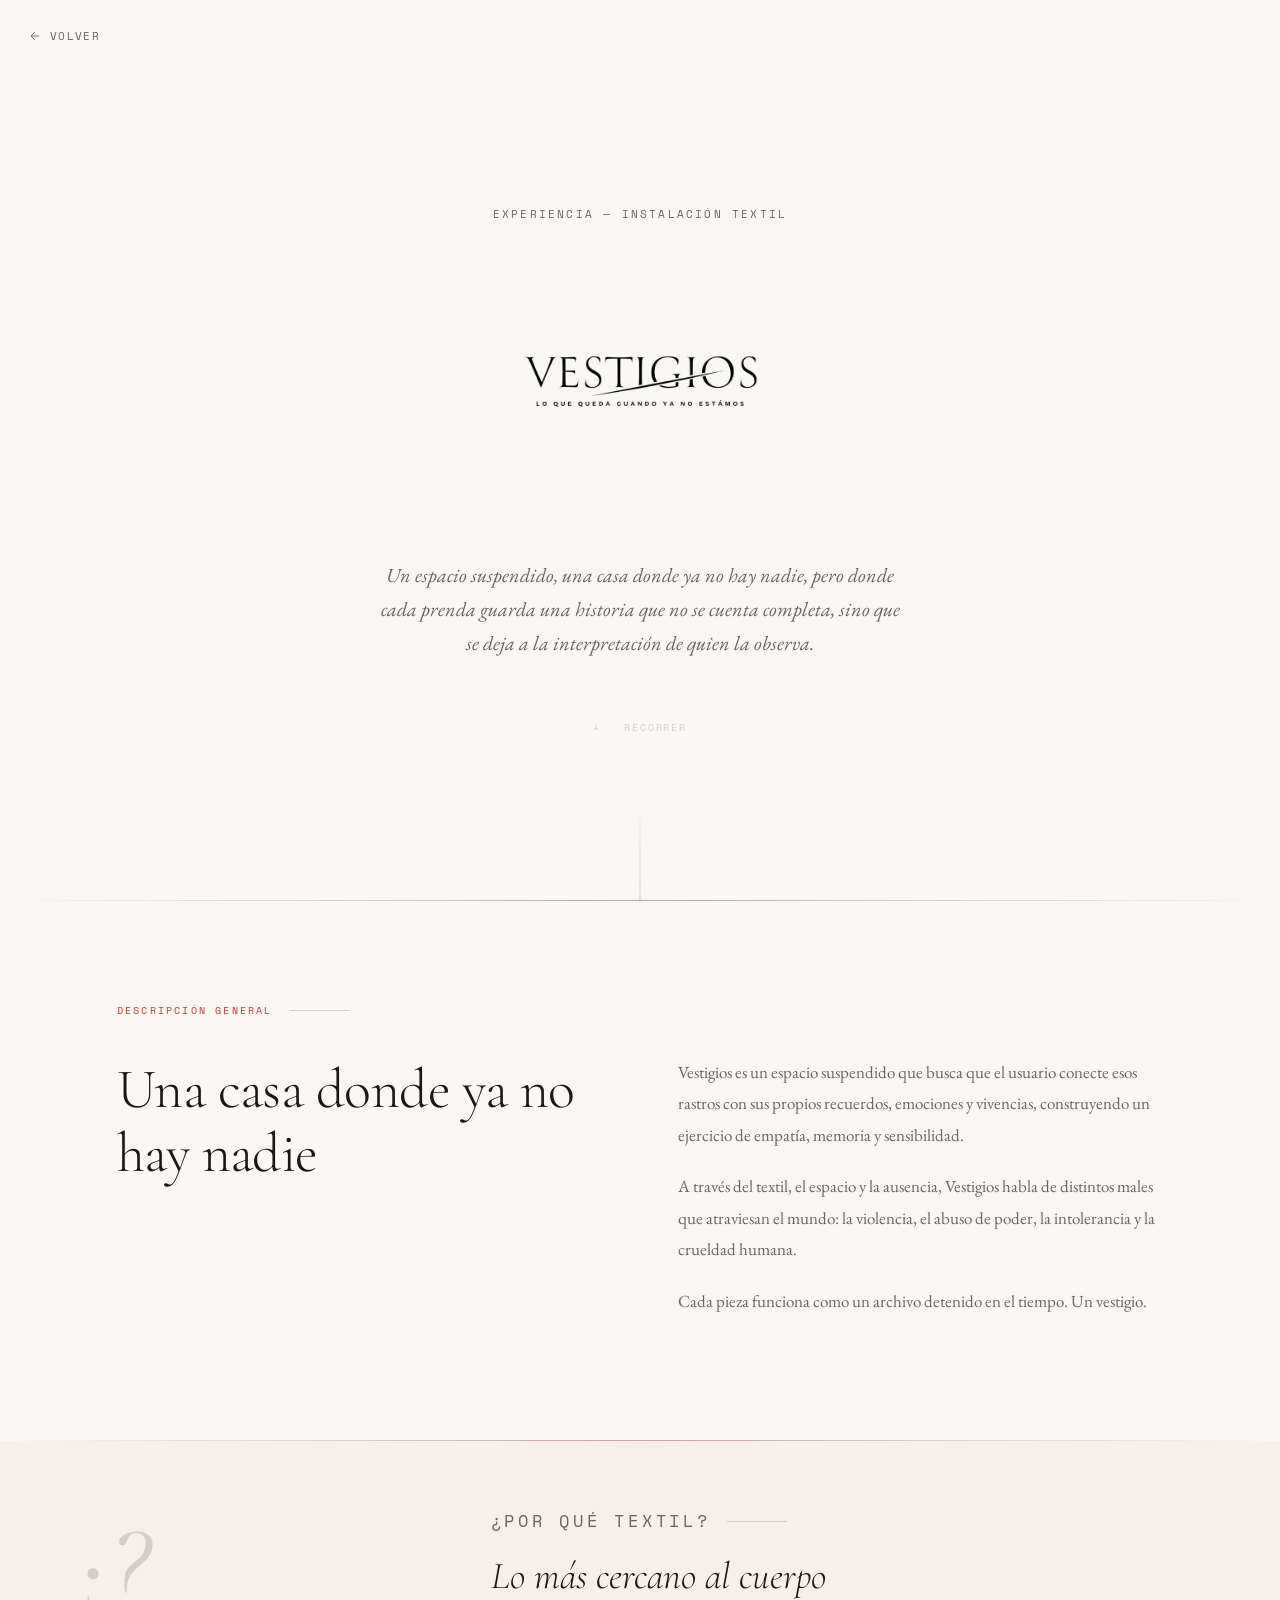
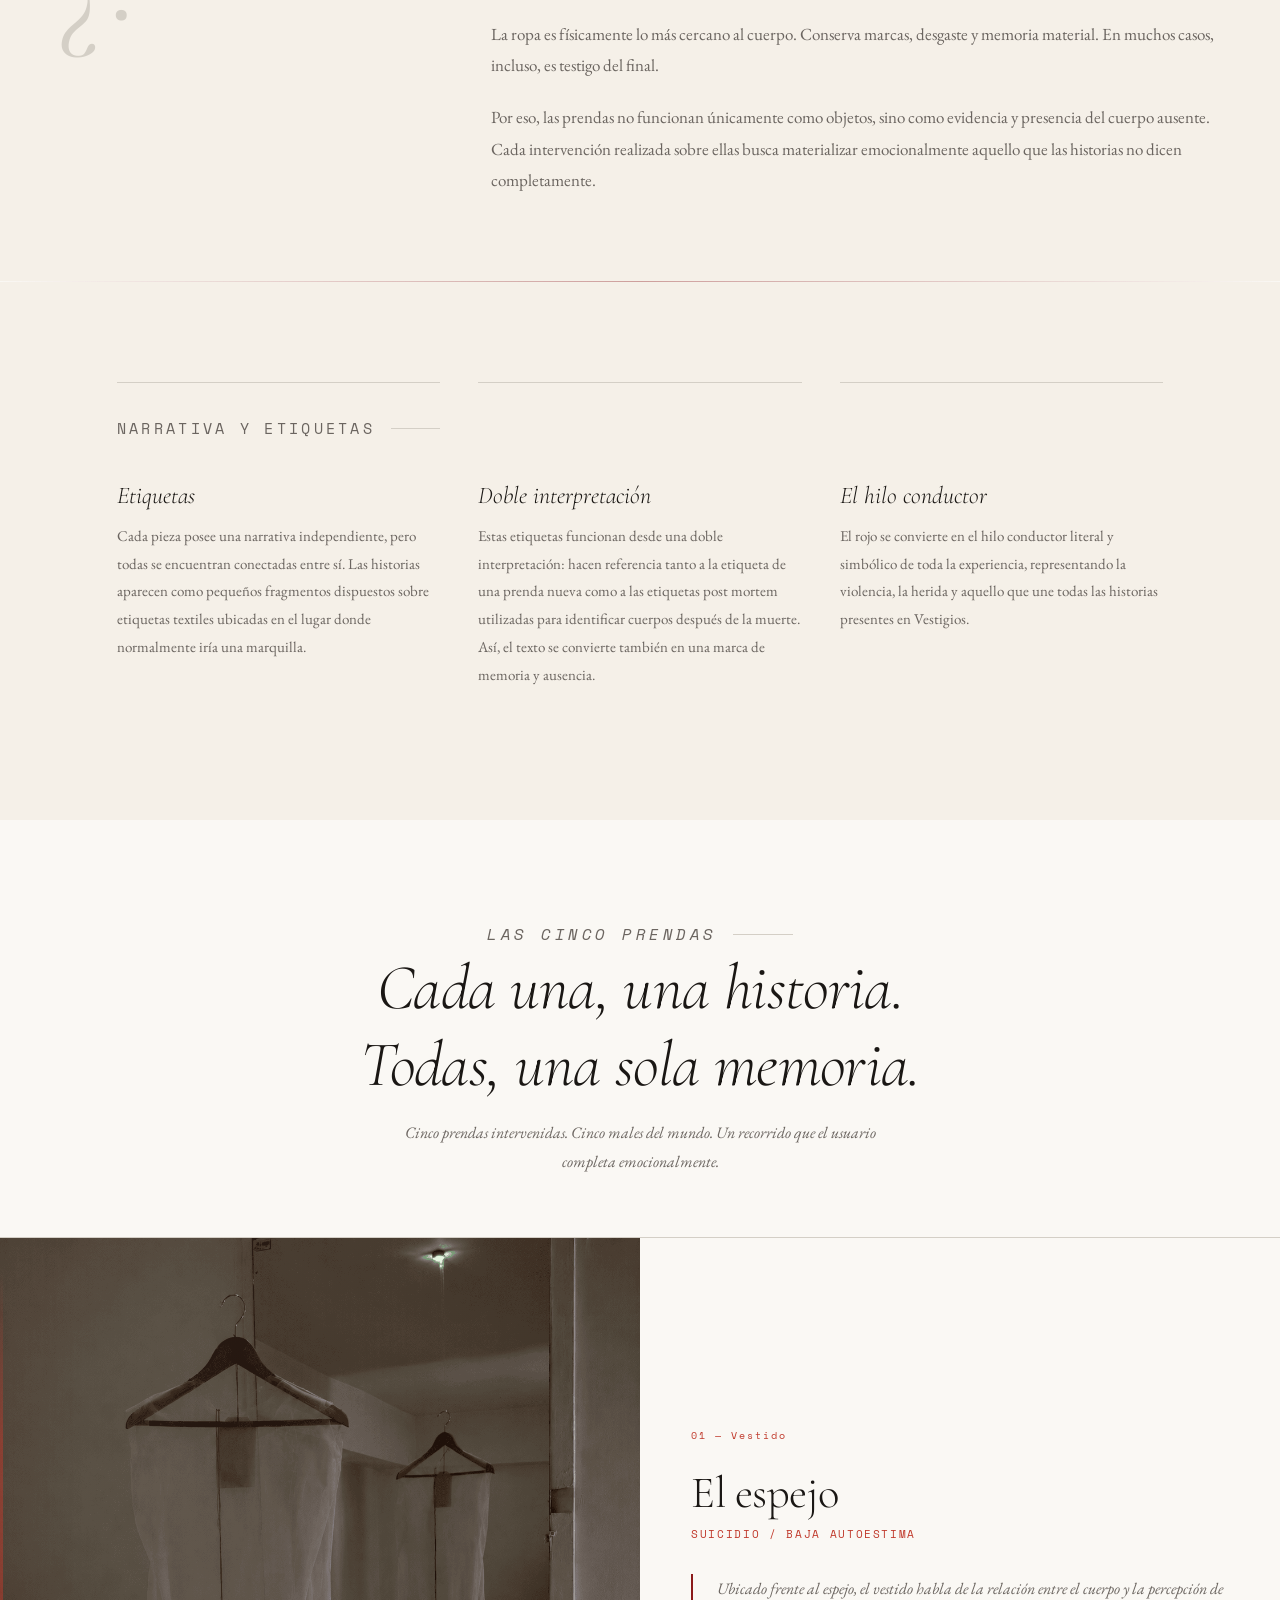
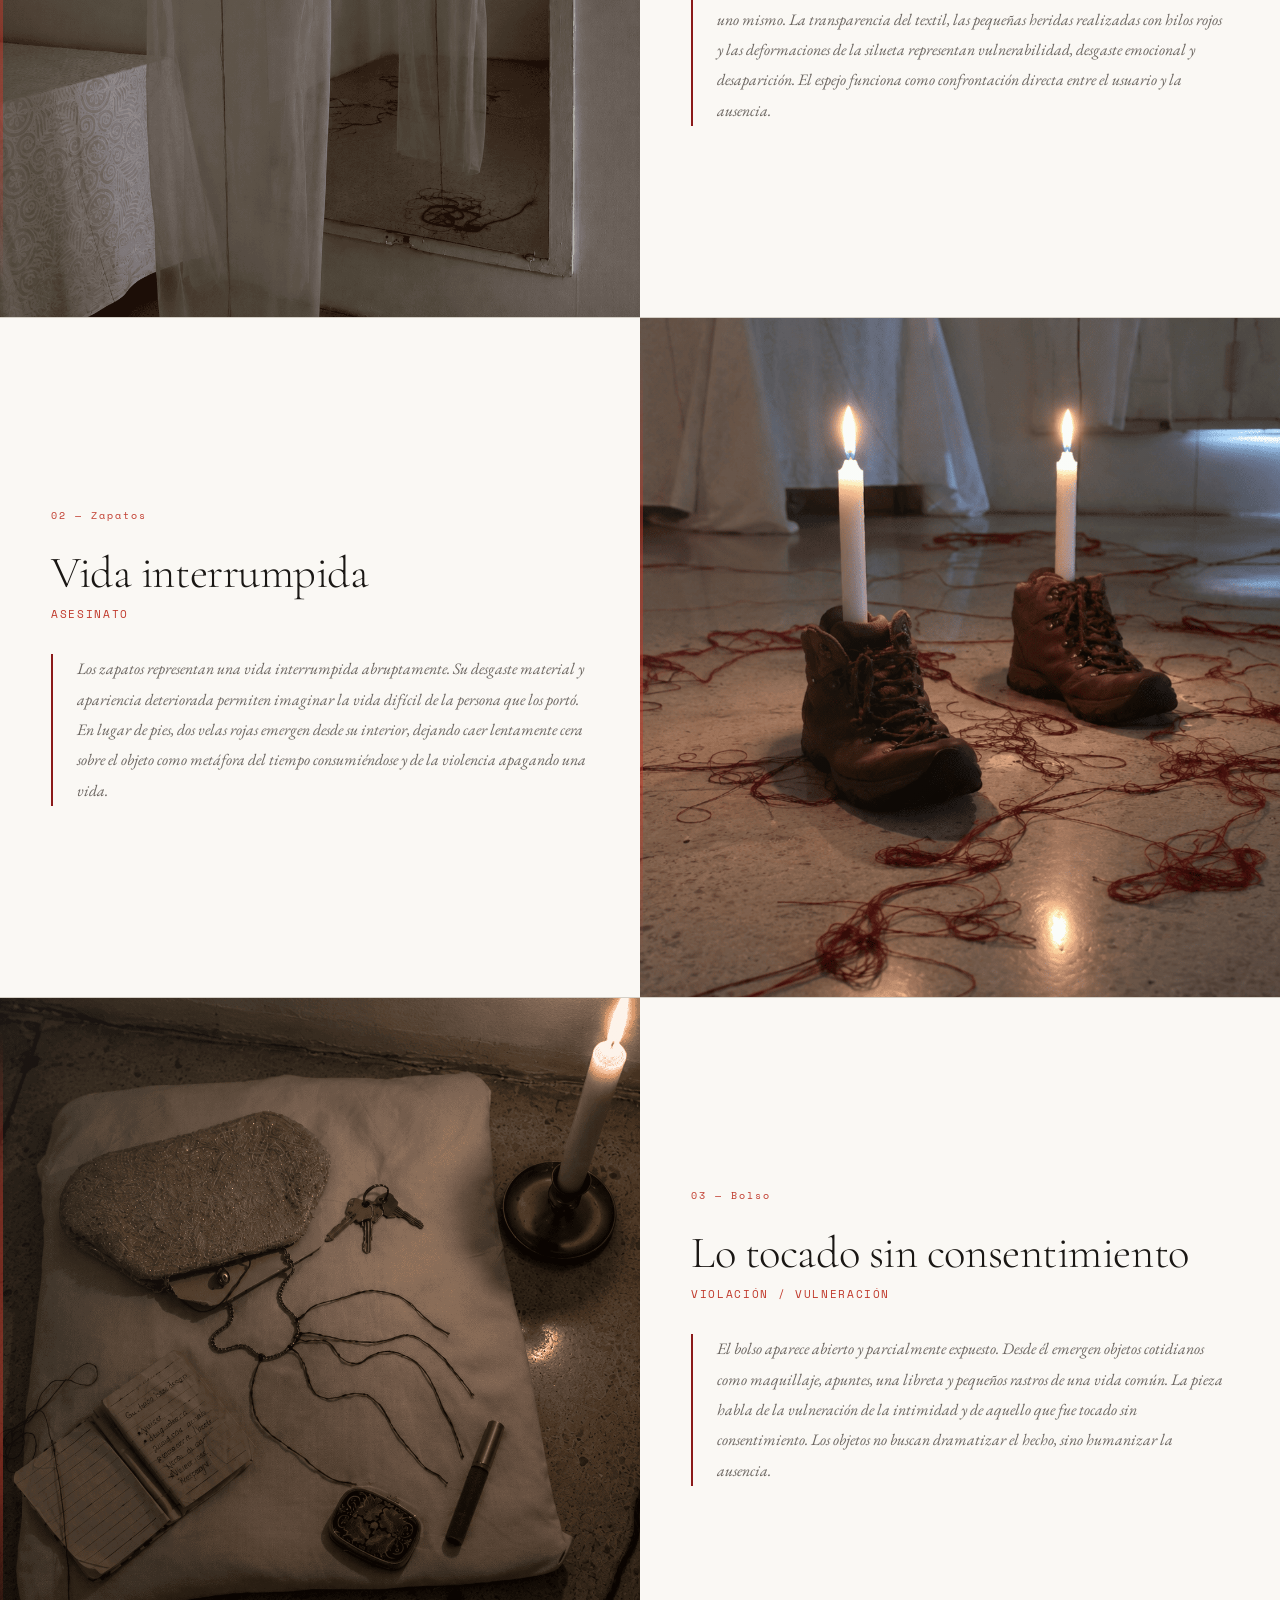
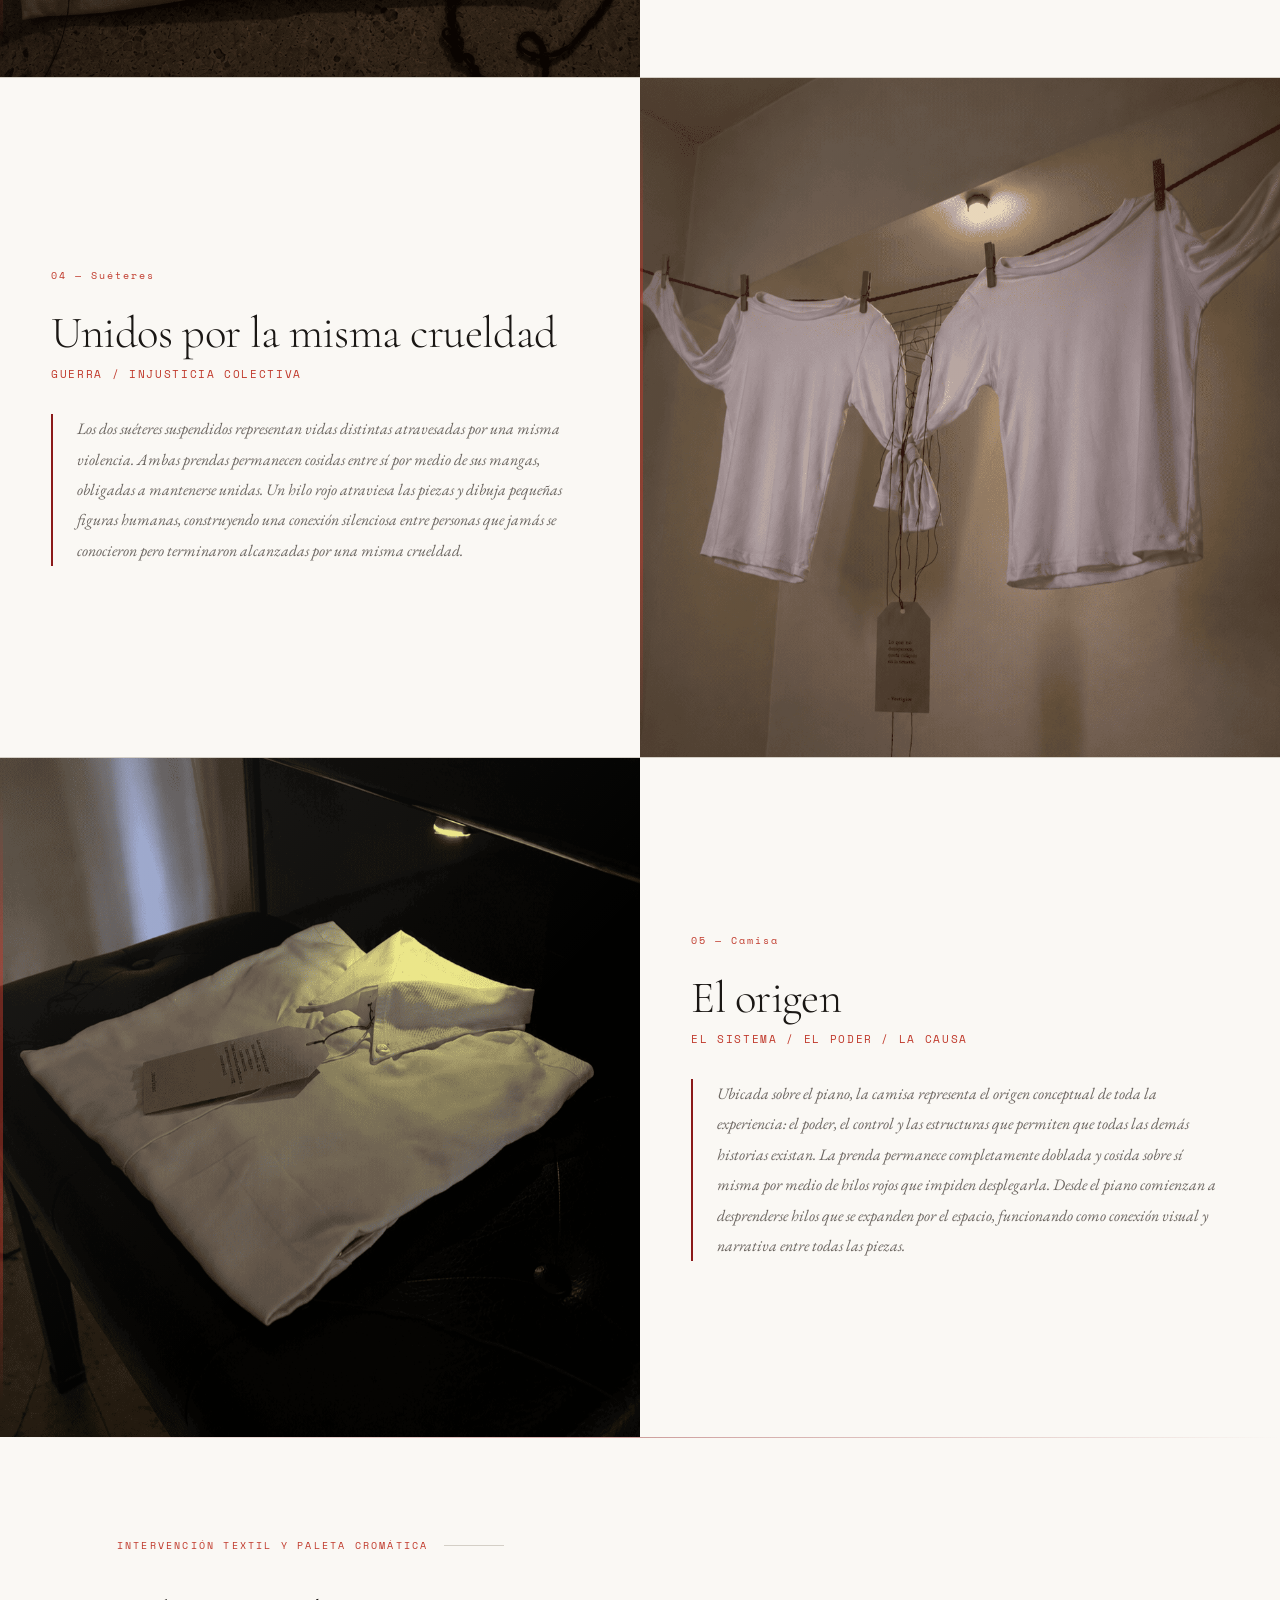
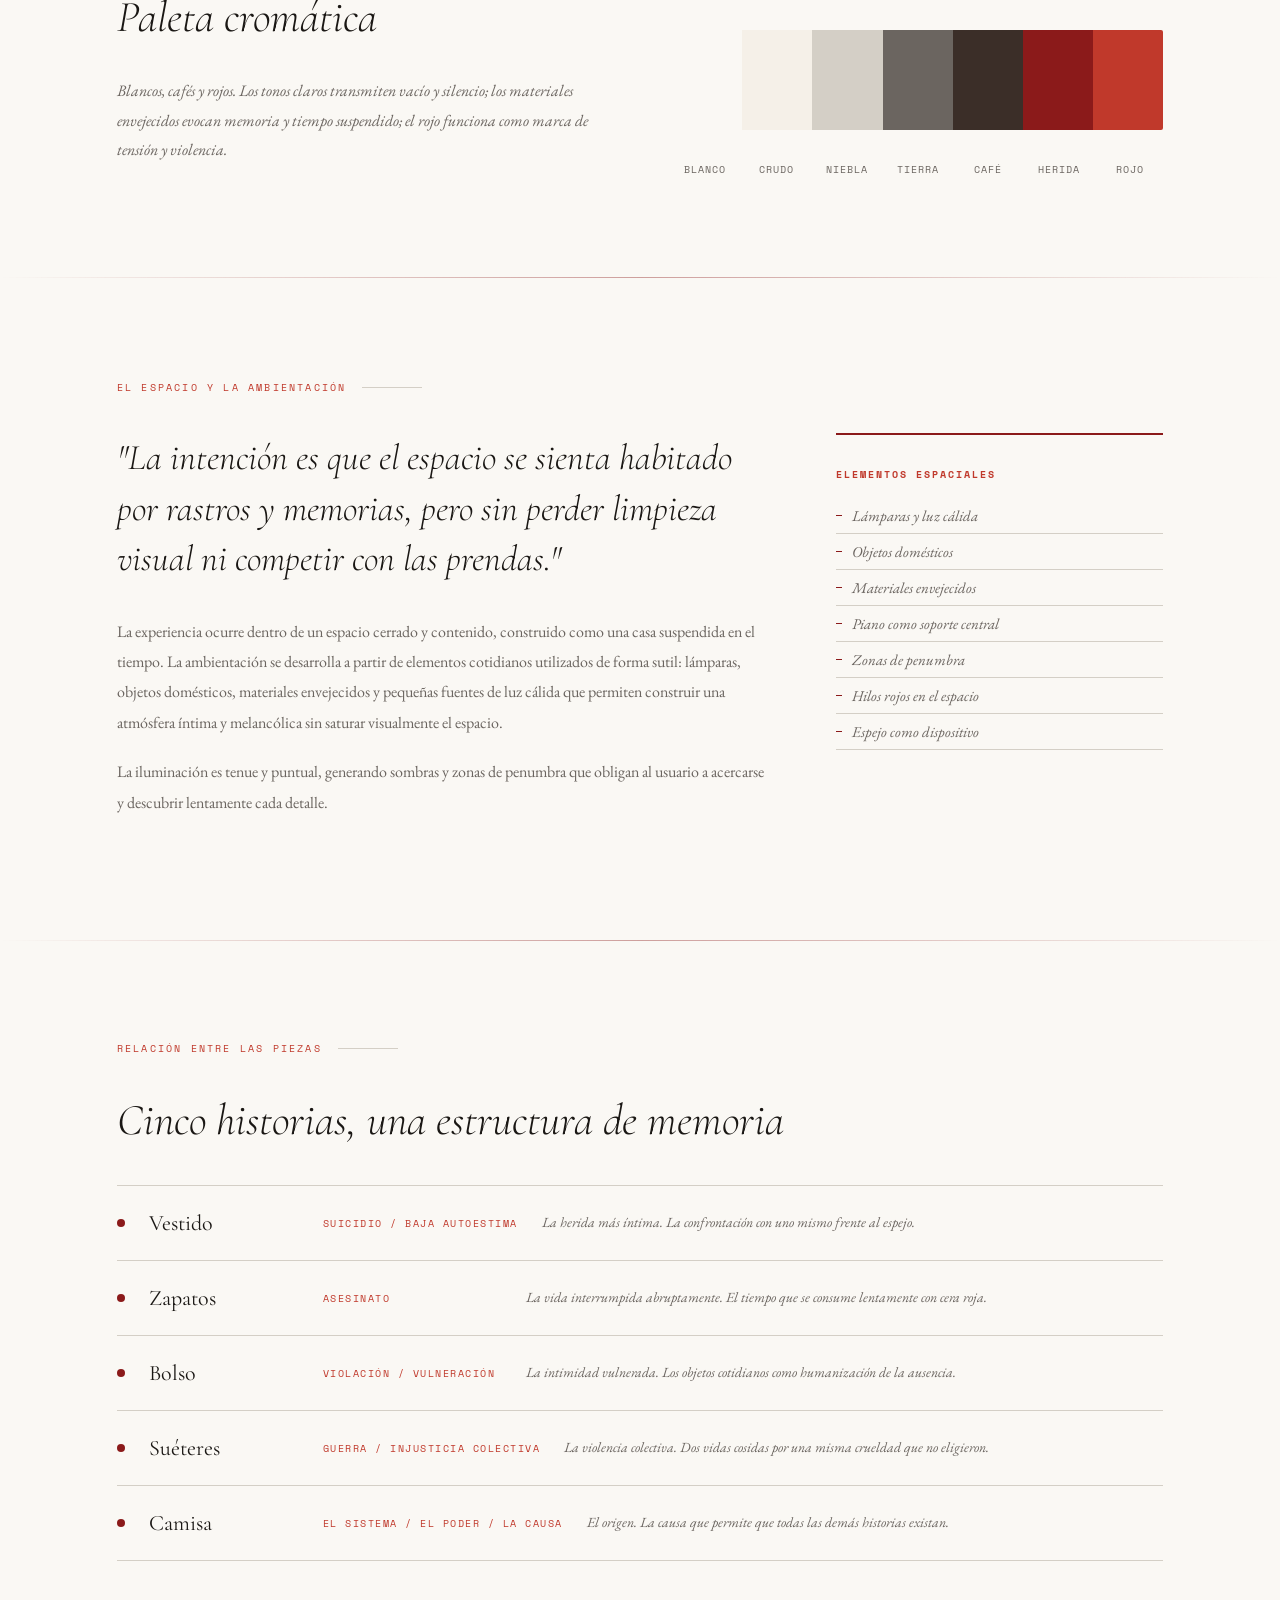
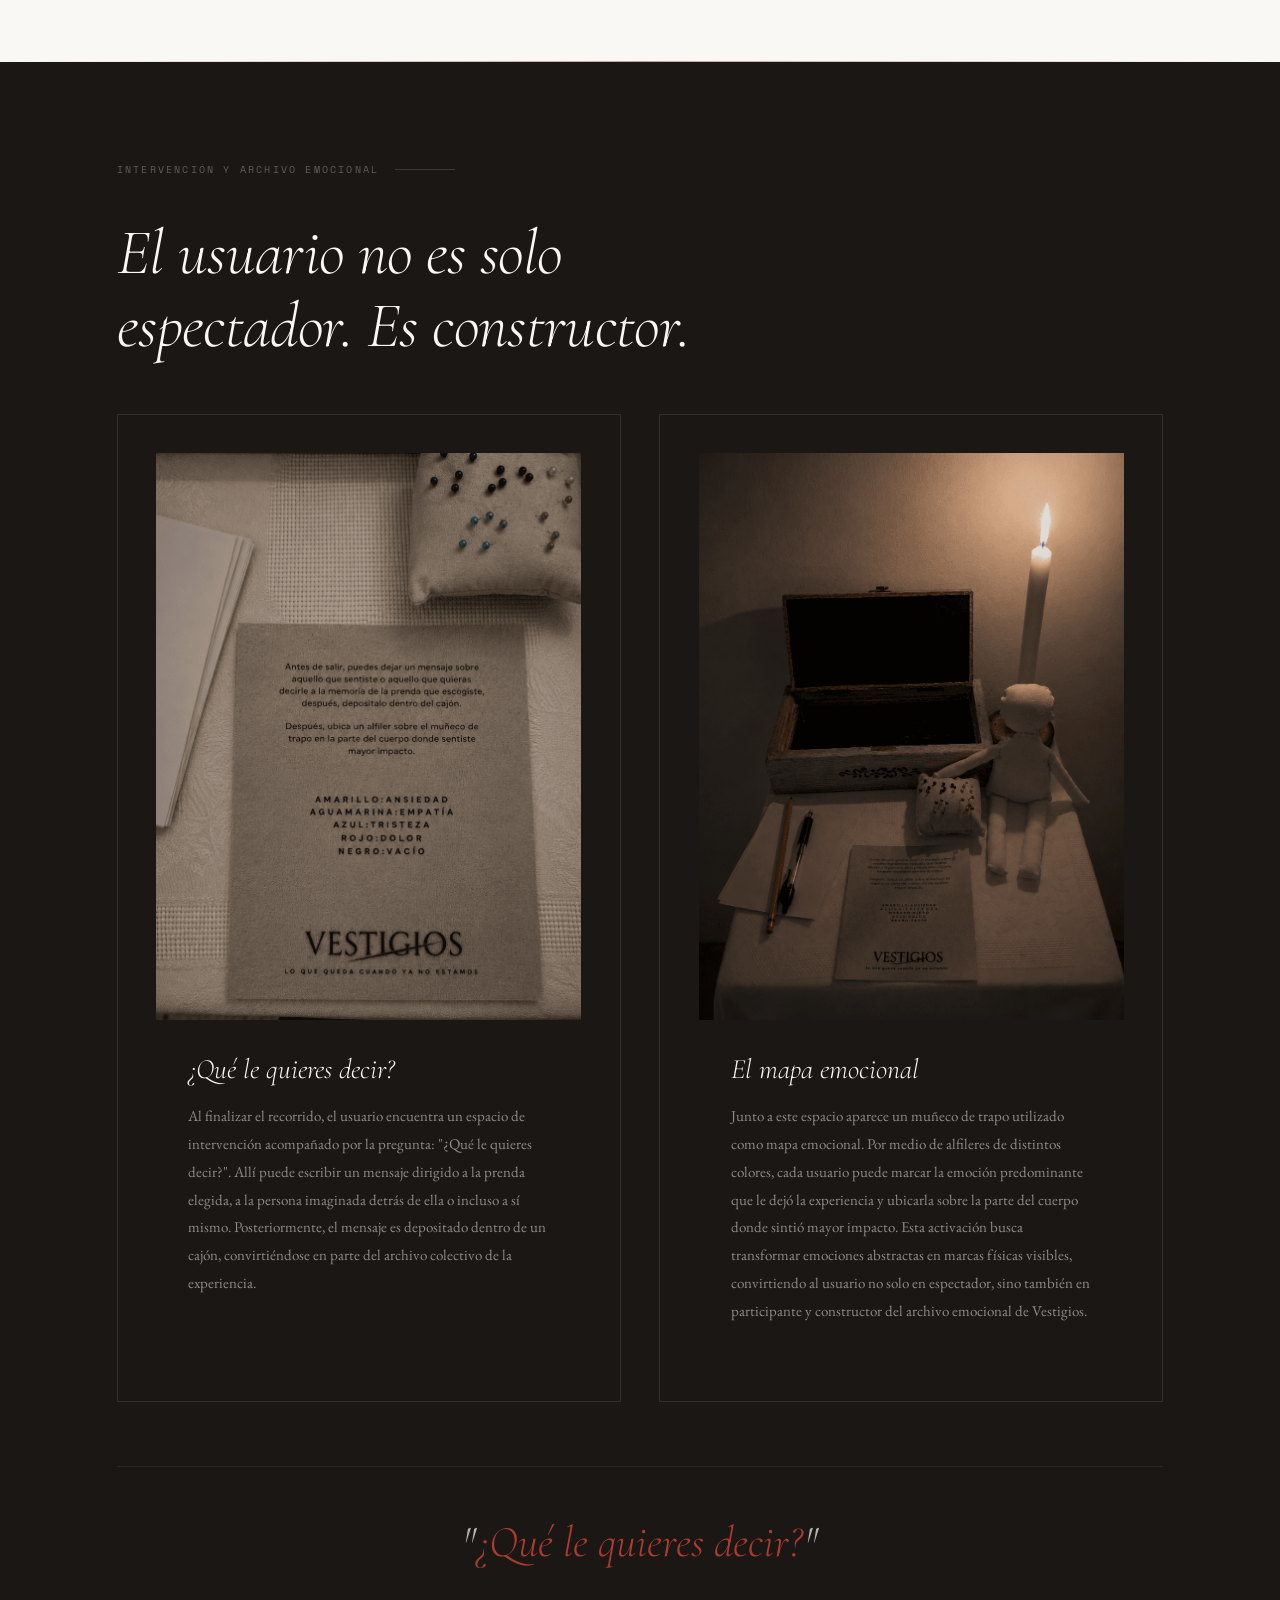
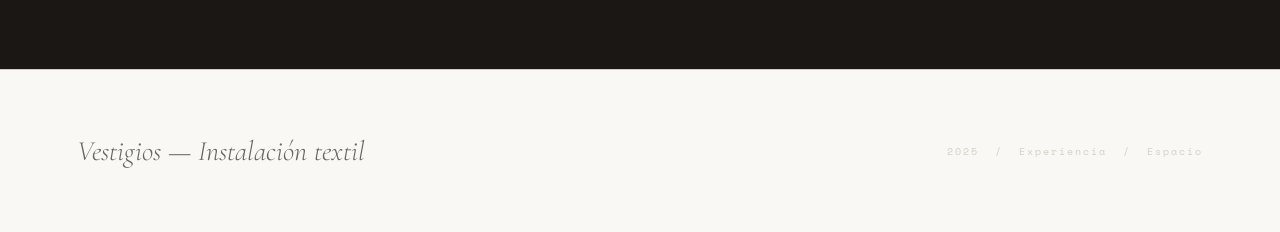
<file: vestigios.html>
<!DOCTYPE html>
<html lang="es">
<head>
  <meta charset="UTF-8">
  <meta name="viewport" content="width=device-width, initial-scale=1.0">
  <title>Vestigios — Instalación Textil</title>
  <link rel="stylesheet" href="vestigios.css">
</head>
<body>

  <!-- BOTÓN VOLVER -->
  <a class="back-btn" href="../index.html">
    <svg viewBox="0 0 24 24" fill="none" stroke="currentColor" stroke-width="1.5">
      <path d="M19 12H5M5 12l7-7M5 12l7 7"/>
    </svg>
    Volver
  </a>

  <!-- ─── HERO ─── -->
  <div class="hero">
    <div>
      <p class="hero-tag">Experiencia — Instalación textil</p>
      <div class="hero-logo">
        <img src="EXPOSICIONES/Vestigios_/vestigios1.png" alt="Vestigios — Logo" loading="lazy">
      </div>
      <p class="hero-sub">Un espacio suspendido, una casa donde ya no hay nadie, pero donde cada prenda guarda una historia que no se cuenta completa, sino que se deja a la interpretación de quien la observa.</p>
      <p class="hero-scroll">↓ &nbsp; Recorrer</p>
    </div>
  </div>

  <div class="thread"></div>

  <!-- ─── DESCRIPCIÓN GENERAL ─── -->
  <section class="fade-in">
    <p class="section-label">Descripción general</p>
    <div class="desc-grid">
      <div>
        <h2 class="desc-title">Una casa donde ya no hay nadie</h2>
      </div>
      <div class="desc-body">
        <p>Vestigios es un espacio suspendido que busca que el usuario conecte esos rastros con sus propios recuerdos, emociones y vivencias, construyendo un ejercicio de empatía, memoria y sensibilidad.</p>
        <p>A través del textil, el espacio y la ausencia, Vestigios habla de distintos males que atraviesan el mundo: la violencia, el abuso de poder, la intolerancia y la crueldad humana.</p>
        <p>Cada pieza funciona como un archivo detenido en el tiempo. Un vestigio.</p>
      </div>
    </div>
  </section>

  <div class="thread"></div>

  <!-- ─── POR QUÉ TEXTIL ─── -->
  <div class="why-block fade-in">
    <div class="why-number">¿?</div>
    <div class="why-content">
      <p class="section-label" style="margin-bottom:16px">¿Por qué textil?</p>
      <h2>Lo más cercano al cuerpo</h2>
      <p>La ropa es físicamente lo más cercano al cuerpo. Conserva marcas, desgaste y memoria material. En muchos casos, incluso, es testigo del final.</p>
      <p>Por eso, las prendas no funcionan únicamente como objetos, sino como evidencia y presencia del cuerpo ausente. Cada intervención realizada sobre ellas busca materializar emocionalmente aquello que las historias no dicen completamente.</p>
    </div>
  </div>

  <div class="thread"></div>

  <!-- ─── NARRATIVA Y ETIQUETAS ─── -->
  <div class="narrativa-section">
    <div class="narrativa-inner fade-in">
      <div class="nar-card">
        <p class="section-label">Narrativa y etiquetas</p>
        <h3>Etiquetas</h3>
        <p>Cada pieza posee una narrativa independiente, pero todas se encuentran conectadas entre sí. Las historias aparecen como pequeños fragmentos dispuestos sobre etiquetas textiles ubicadas en el lugar donde normalmente iría una marquilla.</p>
      </div>
      <div class="nar-card">
        <p class="section-label" style="opacity:0">—</p>
        <h3>Doble interpretación</h3>
        <p>Estas etiquetas funcionan desde una doble interpretación: hacen referencia tanto a la etiqueta de una prenda nueva como a las etiquetas post mortem utilizadas para identificar cuerpos después de la muerte. Así, el texto se convierte también en una marca de memoria y ausencia.</p>
      </div>
      <div class="nar-card">
        <p class="section-label" style="opacity:0">—</p>
        <h3>El hilo conductor</h3>
        <p>El rojo se convierte en el hilo conductor literal y simbólico de toda la experiencia, representando la violencia, la herida y aquello que une todas las historias presentes en Vestigios.</p>
      </div>
    </div>
  </div>

  <!-- ─── PRENDAS TÍTULO ─── -->
  <div class="prendas-intro fade-in">
    <p class="section-label" style="justify-content:center">Las cinco prendas</p>
    <h2>Cada una, una historia.<br>Todas, una sola memoria.</h2>
    <p>Cinco prendas intervenidas. Cinco males del mundo. Un recorrido que el usuario completa emocionalmente.</p>
  </div>

  <!-- ─── PRENDA 01 — VESTIDO ─── -->
  <!--
    ════════════════════════════════════════════
    IMAGEN 01 — VESTIDO
    Reemplaza la ruta del src con la tuya.
    Formato recomendado: JPG o WebP, relación ~3:4 o vertical.
    ════════════════════════════════════════════
  -->
  <div class="prenda fade-in">
    <div class="prenda-img">
      <img
        src="EXPOSICIONES/Vestigios_/espejo.png"
        alt="Vestido — El espejo — Suicidio / Baja autoestima"
        loading="lazy"
      >
    </div>
    <div class="prenda-info">
      <p class="prenda-num">01 — Vestido</p>
      <h2 class="prenda-name">El espejo</h2>
      <p class="prenda-tema">Suicidio / Baja autoestima</p>
      <p class="prenda-desc">Ubicado frente al espejo, el vestido habla de la relación entre el cuerpo y la percepción de uno mismo. La transparencia del textil, las pequeñas heridas realizadas con hilos rojos y las deformaciones de la silueta representan vulnerabilidad, desgaste emocional y desaparición. El espejo funciona como confrontación directa entre el usuario y la ausencia.</p>
    </div>
  </div>

  <!-- ─── PRENDA 02 — ZAPATOS ─── -->
  <!--
    ════════════════════════════════════════════
    IMAGEN 02 — ZAPATOS
    Reemplaza la ruta del src con la tuya.
    Formato recomendado: JPG o WebP, relación ~3:4 o vertical.
    ════════════════════════════════════════════
  -->
  <div class="prenda reverse fade-in">
    <div class="prenda-img">
      <img
        src="EXPOSICIONES/Vestigios_/zapatos.png"
        alt="Zapatos — Vida interrumpida — Asesinato"
        loading="lazy"
        
      >
    </div>
    <div class="prenda-info">
      <p class="prenda-num">02 — Zapatos</p>
      <h2 class="prenda-name">Vida interrumpida</h2>
      <p class="prenda-tema">Asesinato</p>
      <p class="prenda-desc">Los zapatos representan una vida interrumpida abruptamente. Su desgaste material y apariencia deteriorada permiten imaginar la vida difícil de la persona que los portó. En lugar de pies, dos velas rojas emergen desde su interior, dejando caer lentamente cera sobre el objeto como metáfora del tiempo consumiéndose y de la violencia apagando una vida.</p>
    </div>
  </div>

  <!-- ─── PRENDA 03 — BOLSO ─── -->
  <!--
    ════════════════════════════════════════════
    IMAGEN 03 — BOLSO
    Reemplaza la ruta del src con la tuya.
    Formato recomendado: JPG o WebP, relación ~3:4 o vertical.
    ════════════════════════════════════════════
  -->
  <div class="prenda fade-in">
    <div class="prenda-img">
      <img
        src="EXPOSICIONES/Vestigios_/bolso.png"
        alt="Bolso — Lo tocado sin consentimiento — Violación / Vulneración"
        loading="lazy"
        style="object-position: center center;"
      >
    </div>
    <div class="prenda-info">
      <p class="prenda-num">03 — Bolso</p>
      <h2 class="prenda-name">Lo tocado sin consentimiento</h2>
      <p class="prenda-tema">Violación / Vulneración</p>
      <p class="prenda-desc">El bolso aparece abierto y parcialmente expuesto. Desde él emergen objetos cotidianos como maquillaje, apuntes, una libreta y pequeños rastros de una vida común. La pieza habla de la vulneración de la intimidad y de aquello que fue tocado sin consentimiento. Los objetos no buscan dramatizar el hecho, sino humanizar la ausencia.</p>
    </div>
  </div>

  <!-- ─── PRENDA 04 — SUÉTERES ─── -->
  <!--
    ════════════════════════════════════════════
    IMAGEN 04 — SUÉTERES
    Reemplaza la ruta del src con la tuya.
    Formato recomendado: JPG o WebP, relación ~3:4 o vertical.
    ════════════════════════════════════════════
  -->
  <div class="prenda reverse fade-in">
    <div class="prenda-img">
      <img
        src="EXPOSICIONES/Vestigios_/sueter.png"
        alt="Suéteres — Unidos por la misma crueldad — Guerra / Injusticia colectiva"
        loading="lazy"
    
      >
    </div>
    <div class="prenda-info">
      <p class="prenda-num">04 — Suéteres</p>
      <h2 class="prenda-name">Unidos por la misma crueldad</h2>
      <p class="prenda-tema">Guerra / Injusticia colectiva</p>
      <p class="prenda-desc">Los dos suéteres suspendidos representan vidas distintas atravesadas por una misma violencia. Ambas prendas permanecen cosidas entre sí por medio de sus mangas, obligadas a mantenerse unidas. Un hilo rojo atraviesa las piezas y dibuja pequeñas figuras humanas, construyendo una conexión silenciosa entre personas que jamás se conocieron pero terminaron alcanzadas por una misma crueldad.</p>
    </div>
  </div>

  <!-- ─── PRENDA 05 — CAMISA ─── -->
  <!--
    ════════════════════════════════════════════
    IMAGEN 05 — CAMISA
    Reemplaza la ruta del src con la tuya.
    Formato recomendado: JPG o WebP, relación ~3:4 o vertical.
    ════════════════════════════════════════════
  -->
  <div class="prenda fade-in">
    <div class="prenda-img">
      <img
        src="EXPOSICIONES/Vestigios_/camisa.png"
        alt="Camisa — El origen — El sistema / El poder / La causa"
        loading="lazy"
        style="object-position: center center;"
      >
    </div>
    <div class="prenda-info">
      <p class="prenda-num">05 — Camisa</p>
      <h2 class="prenda-name">El origen</h2>
      <p class="prenda-tema">El sistema / El poder / La causa</p>
      <p class="prenda-desc">Ubicada sobre el piano, la camisa representa el origen conceptual de toda la experiencia: el poder, el control y las estructuras que permiten que todas las demás historias existan. La prenda permanece completamente doblada y cosida sobre sí misma por medio de hilos rojos que impiden desplegarla. Desde el piano comienzan a desprenderse hilos que se expanden por el espacio, funcionando como conexión visual y narrativa entre todas las piezas.</p>
    </div>
  </div>

  <div class="thread"></div>

  <!-- ─── INTERVENCIÓN TEXTIL Y PALETA CROMÁTICA ─── -->
  <div class="paleta-section fade-in">
    <p class="section-label">Intervención textil y paleta cromática</p>
    <div class="paleta-grid">
      <div>
        <h2 class="paleta-title">Paleta cromática</h2>
        <p class="paleta-desc">Blancos, cafés y rojos. Los tonos claros transmiten vacío y silencio; los materiales envejecidos evocan memoria y tiempo suspendido; el rojo funciona como marca de tensión y violencia.</p>
      </div>
      <div>
        <div class="paleta-row">
          <div class="paleta-swatch" style="background:#faf8f4"></div>
          <div class="paleta-swatch" style="background:#f5f0e8"></div>
          <div class="paleta-swatch" style="background:#d4cfc6"></div>
          <div class="paleta-swatch" style="background:#6b6560"></div>
          <div class="paleta-swatch" style="background:#3b2e28"></div>
          <div class="paleta-swatch" style="background:#8b1a1a"></div>
          <div class="paleta-swatch" style="background:#c0392b"></div>
        </div>
        <div class="paleta-labels">
          <span class="paleta-label">Blanco</span>
          <span class="paleta-label">Crudo</span>
          <span class="paleta-label">Niebla</span>
          <span class="paleta-label">Tierra</span>
          <span class="paleta-label">Café</span>
          <span class="paleta-label">Herida</span>
          <span class="paleta-label">Rojo</span>
        </div>
      </div>
    </div>
  </div>

  <div class="thread"></div>

  <!-- ─── EL ESPACIO ─── -->
  <section class="fade-in">
    <p class="section-label">El espacio y la ambientación</p>
    <div class="espacio-grid">
      <div>
        <p class="espacio-quote">"La intención es que el espacio se sienta habitado por rastros y memorias, pero sin perder limpieza visual ni competir con las prendas."</p>
        <div class="espacio-body">
          <p>La experiencia ocurre dentro de un espacio cerrado y contenido, construido como una casa suspendida en el tiempo. La ambientación se desarrolla a partir de elementos cotidianos utilizados de forma sutil: lámparas, objetos domésticos, materiales envejecidos y pequeñas fuentes de luz cálida que permiten construir una atmósfera íntima y melancólica sin saturar visualmente el espacio.</p>
          <p>La iluminación es tenue y puntual, generando sombras y zonas de penumbra que obligan al usuario a acercarse y descubrir lentamente cada detalle.</p>
        </div>
      </div>
      <div class="espacio-side">
        <h4>Elementos espaciales</h4>
        <ul>
          <li>Lámparas y luz cálida</li>
          <li>Objetos domésticos</li>
          <li>Materiales envejecidos</li>
          <li>Piano como soporte central</li>
          <li>Zonas de penumbra</li>
          <li>Hilos rojos en el espacio</li>
          <li>Espejo como dispositivo</li>
        </ul>
      </div>
    </div>
  </section>

  <div class="thread"></div>

  <!-- ─── RELACIONES ENTRE PRENDAS ─── -->
  <div class="relacion-section fade-in">
    <p class="section-label">Relación entre las piezas</p>
    <h2>Cinco historias, una estructura de memoria</h2>
    <div class="relacion-line">
      <div class="relacion-dot"></div>
      <span class="relacion-name">Vestido</span>
      <span class="relacion-tema">Suicidio / Baja autoestima</span>
      <span class="relacion-desc">La herida más íntima. La confrontación con uno mismo frente al espejo.</span>
    </div>
    <div class="relacion-line">
      <div class="relacion-dot"></div>
      <span class="relacion-name">Zapatos</span>
      <span class="relacion-tema">Asesinato</span>
      <span class="relacion-desc">La vida interrumpida abruptamente. El tiempo que se consume lentamente con cera roja.</span>
    </div>
    <div class="relacion-line">
      <div class="relacion-dot"></div>
      <span class="relacion-name">Bolso</span>
      <span class="relacion-tema">Violación / Vulneración</span>
      <span class="relacion-desc">La intimidad vulnerada. Los objetos cotidianos como humanización de la ausencia.</span>
    </div>
    <div class="relacion-line">
      <div class="relacion-dot"></div>
      <span class="relacion-name">Suéteres</span>
      <span class="relacion-tema">Guerra / Injusticia colectiva</span>
      <span class="relacion-desc">La violencia colectiva. Dos vidas cosidas por una misma crueldad que no eligieron.</span>
    </div>
    <div class="relacion-line">
      <div class="relacion-dot"></div>
      <span class="relacion-name">Camisa</span>
      <span class="relacion-tema">El sistema / El poder / La causa</span>
      <span class="relacion-desc">El origen. La causa que permite que todas las demás historias existan.</span>
    </div>
  </div>

  <div class="thread"></div>

  <!-- ─── ARCHIVO EMOCIONAL ─── -->
  <div class="archivo-section">
    <div class="archivo-inner fade-in">
      <p class="section-label">Intervención y archivo emocional</p>
      <h2 class="archivo-title">El usuario no es solo<br>espectador. Es constructor.</h2>
      <div class="archivo-grid">
        <div class="archivo-card">
          <!--
            ════════════════════════════════════════════
            IMAGEN ARCHIVO — CAJÓN / MUÑECO / VELA
            Foto ambiental oscura con el cajón abierto, el muñeco y la vela encendida.
            Reemplaza el src con tu ruta.
            Formato recomendado: JPG o WebP, relación ~4:3 o 3:2 horizontal.
            ════════════════════════════════════════════
          -->
          <div class="archivo-card-img">
            <img
              src="EXPOSICIONES/Vestigios_/tarjeta.png"
              alt="Espacio de intervención — cajón, muñeco de trapo y vela encendida"
              loading="lazy"
              
            >
          </div>
          <div class="archivo-card-body">
            <h3>¿Qué le quieres decir?</h3>
            <p>Al finalizar el recorrido, el usuario encuentra un espacio de intervención acompañado por la pregunta: "¿Qué le quieres decir?". Allí puede escribir un mensaje dirigido a la prenda elegida, a la persona imaginada detrás de ella o incluso a sí mismo. Posteriormente, el mensaje es depositado dentro de un cajón, convirtiéndose en parte del archivo colectivo de la experiencia.</p>
          </div>
        </div>
        <div class="archivo-card">
          <!--
            ════════════════════════════════════════════
            IMAGEN ARCHIVO — TARJETA CON INSTRUCCIONES
            Close-up de la tarjeta con la leyenda de colores y los alfileres.
            Reemplaza el src con tu ruta.
            Formato recomendado: JPG o WebP, relación ~3:4 o vertical.
            ════════════════════════════════════════════
          -->
          <div class="archivo-card-img">
            <img
              src="EXPOSICIONES/Vestigios_/muñeco.png"
              alt="Tarjeta con el mapa emocional — leyenda de colores y alfileres"
              loading="lazy"
            >
          </div>
          <div class="archivo-card-body">
            <h3>El mapa emocional</h3>
            <p>Junto a este espacio aparece un muñeco de trapo utilizado como mapa emocional. Por medio de alfileres de distintos colores, cada usuario puede marcar la emoción predominante que le dejó la experiencia y ubicarla sobre la parte del cuerpo donde sintió mayor impacto. Esta activación busca transformar emociones abstractas en marcas físicas visibles, convirtiendo al usuario no solo en espectador, sino también en participante y constructor del archivo emocional de Vestigios.</p>
          </div>
        </div>
      </div>
      <p class="archivo-pregunta">"<span>¿Qué le quieres decir?</span>"</p>
    </div>
  </div>

  <!-- ─── FOOTER ─── -->
  <div class="page-footer">
    <p class="footer-title">Vestigios — Instalación textil</p>
    <p class="footer-year">2025 &nbsp;/&nbsp; Experiencia &nbsp;/&nbsp; Espacio</p>
  </div>

  <script src="vestigios.js"></script>
</body>
</html>
</file>
<file: vestigios.css>
@import url('https://fonts.googleapis.com/css2?family=EB+Garamond:ital,wght@0,400;0,500;1,400;1,500&family=Cormorant+Garamond:ital,wght@0,300;0,400;1,300;1,400&family=Space+Mono:wght@400&display=swap');

*{margin:0;padding:0;box-sizing:border-box}

:root{
  --cream:#f5f0e8;
  --off-white:#faf8f4;
  --dark:#1a1714;
  --muted:#6b6560;
  --red:#c0392b;
  --red-deep:#8b1a1a;
  --red-light:#e74c3c;
  --border:#d4cfc6;
}

html{scroll-behavior:smooth}

body{
  background:var(--off-white);
  color:var(--dark);
  font-family:'EB Garamond',serif;
  overflow-x:hidden;
}

/* ─── BACK BUTTON ─── */
.back-btn{
  position:fixed;
  top:clamp(16px,3vw,28px);
  left:clamp(16px,3vw,28px);
  z-index:100;
  display:flex;
  align-items:center;
  gap:8px;
  font-family:'Space Mono',monospace;
  font-size:11px;
  letter-spacing:0.12em;
  text-transform:uppercase;
  color:var(--muted);
  text-decoration:none;
  transition:color .3s;
  background:none;
  border:none;
  cursor:pointer;
}
.back-btn:hover{color:var(--dark)}
.back-btn svg{
  width:14px;height:14px;
  transition:transform .3s;
}
.back-btn:hover svg{transform:translateX(-3px)}

/* ─── HERO ─── */
.hero{
  min-height:100svh;
  display:grid;
  place-items:center;
  padding:clamp(80px,12vw,140px) clamp(24px,6vw,80px) clamp(60px,8vw,100px);
  position:relative;
  text-align:center;
}
.hero::after{
  content:'';
  position:absolute;
  bottom:0;left:50%;
  transform:translateX(-50%);
  width:1px;
  height:clamp(60px,8vw,100px);
  background:linear-gradient(to bottom,transparent,var(--border));
}

.hero-tag{
  font-family:'Space Mono',monospace;
  font-size:clamp(9px,1.2vw,11px);
  letter-spacing:0.2em;
  text-transform:uppercase;
  color:var(--muted);
  margin-bottom:clamp(20px,3vw,32px);
}
.hero-title{
  font-family:'Cormorant Garamond',serif;
  font-size:clamp(72px,14vw,180px);
  font-weight:300;
  line-height:0.9;
  letter-spacing:-0.02em;
  color:var(--dark);
  margin-bottom:clamp(32px,4vw,48px);
}
.hero-title em{
  font-style:italic;
  color:var(--red-deep);
}

/* ─── HERO LOGO ─── */
.hero-logo{
  margin-bottom:clamp(32px,4vw,48px);
}
.hero-logo img{
  width:clamp(120px,20vw,500px);
  height:auto;
  display:block;
  margin:0 auto;
  filter:brightness(1) contrast(1.05);
  mix-blend-mode:multiply;
  transition:transform .4s ease, filter .4s ease, mix-blend-mode .4s ease;
}
.hero-logo img:hover{
  transform:scale(1.02);
}

.hero-sub{
  font-size:clamp(16px,1.8vw,20px);
  font-weight:400;
  line-height:1.7;
  color:var(--muted);
  max-width:520px;
  margin:0 auto clamp(40px,5vw,60px);
  font-style:italic;
}
.hero-scroll{
  font-family:'Space Mono',monospace;
  font-size:10px;
  letter-spacing:0.18em;
  text-transform:uppercase;
  color:var(--border);
}

/* ─── RED THREAD DIVIDER ─── */
.thread{
  width:100%;
  height:1px;
  background:linear-gradient(to right,transparent,var(--red-deep),transparent);
  opacity:.4;
}

/* ─── SECTIONS ─── */
section{
  padding:clamp(60px,8vw,120px) clamp(24px,6vw,80px);
  max-width:1200px;
  margin:0 auto;
}

.section-label{
  font-family:'Space Mono',monospace;
  font-size:clamp(9px,1vw,10px);
  letter-spacing:0.22em;
  text-transform:uppercase;
  color:var(--red);
  margin-bottom:clamp(24px,3vw,40px);
  display:flex;
  align-items:center;
  gap:16px;
}
.section-label::after{
  content:'';
  flex:1;
  height:1px;
  background:var(--border);
  max-width:60px;
}

/* ─── DESCRIPCIÓN ─── */
.desc-grid{
  display:grid;
  grid-template-columns:1fr 1fr;
  gap:clamp(40px,6vw,100px);
  align-items:start;
}
@media(max-width:720px){
  .desc-grid{grid-template-columns:1fr}
}

.desc-title{
  font-family:'Cormorant Garamond',serif;
  font-size:clamp(32px,4.5vw,56px);
  font-weight:300;
  line-height:1.15;
  letter-spacing:-0.01em;
  margin-bottom:clamp(20px,2.5vw,32px);
}
.desc-body{
  font-size:clamp(15px,1.4vw,17px);
  line-height:1.85;
  color:var(--muted);
}
.desc-body p{margin-bottom:1.2em}

/* ─── POR QUÉ TEXTIL ─── */
.why-block{
  background:var(--cream);
  padding:clamp(40px,5vw,72px) clamp(28px,5vw,72px);
  display:grid;
  grid-template-columns:1fr 2fr;
  gap:clamp(32px,5vw,80px);
  align-items:start;
}
@media(max-width:720px){
  .why-block{grid-template-columns:1fr}
}

.why-number{
  font-family:'Cormorant Garamond',serif;
  font-size:clamp(80px,12vw,140px);
  font-weight:300;
  line-height:1;
  color:var(--border);
  font-style:italic;
}
.why-content h2{
  font-family:'Cormorant Garamond',serif;
  font-size:clamp(26px,3vw,38px);
  font-weight:300;
  margin-bottom:20px;
  font-style:italic;
}
.why-content p{
  font-size:clamp(15px,1.4vw,17px);
  line-height:1.85;
  color:var(--muted);
  margin-bottom:1.2em;
}

/* ─── PRENDAS INTRO ─── */
.prendas-intro{
  text-align:center;
  padding:clamp(60px,8vw,100px) clamp(24px,6vw,80px) clamp(40px,5vw,60px);
  max-width:1200px;
  margin:0 auto;
}
.prendas-intro h2{
  font-family:'Cormorant Garamond',serif;
  font-size:clamp(36px,5vw,64px);
  font-weight:300;
  font-style:italic;
  letter-spacing:-0.01em;
  margin-bottom:16px;
}
.prendas-intro p{
  font-size:clamp(14px,1.3vw,16px);
  color:var(--muted);
  font-style:italic;
  max-width:500px;
  margin:0 auto;
  line-height:1.8;
}

/* ─── PRENDAS ─── */
.prenda{
  display:grid;
  grid-template-columns:1fr 1fr;
  min-height:clamp(400px,55vw,680px);
  border-top:1px solid var(--border);
}
.prenda:last-of-type{border-bottom:1px solid var(--border)}

.prenda.reverse{direction:rtl}
.prenda.reverse > *{direction:ltr}

@media(max-width:768px){
  .prenda,
  .prenda.reverse{
    grid-template-columns:1fr;
    direction:ltr;
    min-height:auto;
  }
}

/* ─── IMAGEN DE PRENDA ─── */
.prenda-img{
  background:var(--cream);
  position:relative;
  overflow:hidden;
  min-height:clamp(320px,45vw,600px);
}
.prenda-img img{
  position:absolute;
  inset:0;
  width:100%;
  height:100%;
  object-fit:cover;
  object-position:center top;
  display:block;
  transition:transform .6s ease, opacity .5s ease;
  opacity:1;
}
.prenda-img:hover img{
  transform:scale(1.03);
}
.prenda-img::after{
  content:'';
  position:absolute;
  inset:0;
  background:linear-gradient(
    135deg,
    rgba(245,240,232,.08) 0%,
    transparent 60%
  );
  pointer-events:none;
  z-index:1;
}
.prenda-img::before{
  content:'';
  position:absolute;
  top:0;bottom:0;
  left:0;
  width:3px;
  background:linear-gradient(
    to bottom,
    transparent 5%,
    var(--red-deep) 30%,
    var(--red-deep) 70%,
    transparent 95%
  );
  opacity:.5;
  z-index:2;
}
@media(max-width:768px){
  .prenda-img{ min-height:clamp(260px,55vw,420px); }
}
@media(max-width:480px){
  .prenda-img{ min-height:clamp(220px,60vw,320px); }
}

/* ─── IMAGEN DE PRENDA ─── */
.prenda-img{
  background:var(--cream);
  position:relative;
  overflow:hidden;
  /* Altura fija generosa para que la imagen respire */
  min-height:clamp(320px,45vw,600px);
}

/* La imagen ocupa todo el contenedor y recorta limpiamente */
.prenda-img img{
  position:absolute;
  inset:0;
  width:100%;
  height:100%;
  object-fit:cover;
  object-position:center top; /* prioriza la parte superior (prendas colgadas) */
  display:block;
  /* Entrada suave cuando carga */
  transition:transform .6s ease, opacity .5s ease;
  opacity:1;
}

/* Hover: zoom sutil que da vida a la imagen */
.prenda-img:hover img{
  transform:scale(1.03);
}

/* Velo muy suave sobre la imagen para que no compita con el texto */
.prenda-img::after{
  content:'';
  position:absolute;
  inset:0;
  background:linear-gradient(
    135deg,
    rgba(245,240,232,.08) 0%,
    transparent 60%
  );
  pointer-events:none;
  z-index:1;
}

/* Línea roja izquierda decorativa (sobre la imagen) */
.prenda-img::before{
  content:'';
  position:absolute;
  top:0;bottom:0;
  left:0;
  width:3px;
  background:linear-gradient(
    to bottom,
    transparent 5%,
    var(--red) 30%,
    var(--red) 70%,
    transparent 95%
  );
  opacity:.5;
  z-index:2;
}

/* En pantallas medianas la imagen baja un poco en altura */
@media(max-width:768px){
  .prenda-img{ min-height:clamp(260px,55vw,420px); }
  .prenda-img img{ object-fit:contain; }
}
@media(max-width:480px){
  .prenda-img{ min-height:clamp(220px,60vw,320px); }
  .prenda-img img{ object-fit:contain; }
}

.prenda-info{
  padding:clamp(32px,5vw,72px) clamp(28px,4vw,64px);
  display:flex;
  flex-direction:column;
  justify-content:center;
  background:var(--off-white);
}
.prenda-num{
  font-family:'Space Mono',monospace;
  font-size:10px;
  letter-spacing:0.2em;
  color:var(--red);
  margin-bottom:clamp(16px,2vw,28px);
}
.prenda-name{
  font-family:'Cormorant Garamond',serif;
  font-size:clamp(28px,3.5vw,46px);
  font-weight:300;
  line-height:1.1;
  margin-bottom:8px;
  letter-spacing:-0.01em;
}
.prenda-tema{
  font-family:'Space Mono',monospace;
  font-size:clamp(9px,1vw,11px);
  letter-spacing:0.15em;
  text-transform:uppercase;
  color:var(--red);
  margin-bottom:clamp(20px,2.5vw,32px);
}
.prenda-desc{
  font-size:clamp(14px,1.3vw,16px);
  line-height:1.9;
  color:var(--muted);
  border-left:2px solid var(--red-deep);
  padding-left:clamp(14px,2vw,24px);
  font-style:italic;
}

/* ─── NARRATIVA ─── */
.narrativa-section{background:var(--cream)}

.narrativa-inner{
  padding:clamp(60px,8vw,100px) clamp(24px,6vw,80px);
  max-width:1200px;
  margin:0 auto;
  display:grid;
  grid-template-columns:1fr 1fr 1fr;
  gap:clamp(24px,3vw,48px);
}
@media(max-width:900px){
  .narrativa-inner{grid-template-columns:1fr 1fr}
}
@media(max-width:560px){
  .narrativa-inner{grid-template-columns:1fr}
}

.nar-card{
  padding:clamp(20px,2.5vw,32px) 0;
  border-top:1px solid var(--border);
}
.nar-card h3{
  font-family:'Cormorant Garamond',serif;
  font-size:clamp(18px,2vw,24px);
  font-weight:300;
  font-style:italic;
  margin-bottom:12px;
}
.nar-card p{
  font-size:clamp(13px,1.2vw,15px);
  line-height:1.85;
  color:var(--muted);
}

/* ─── PALETA CROMÁTICA ─── */
.paleta-section{
  padding:clamp(60px,8vw,100px) clamp(24px,6vw,80px);
  max-width:1200px;
  margin:0 auto;
}
.paleta-grid{
  display:grid;
  grid-template-columns:1fr 1fr;
  gap:clamp(32px,5vw,80px);
  align-items:start;
}
@media(max-width:720px){
  .paleta-grid{grid-template-columns:1fr}
}

.paleta-title{
  font-family:'Cormorant Garamond',serif;
  font-size:clamp(28px,3.5vw,44px);
  font-weight:300;
  font-style:italic;
  line-height:1.2;
  margin-bottom:clamp(20px,2.5vw,32px);
}
.paleta-desc{
  font-size:clamp(14px,1.3vw,16px);
  line-height:1.85;
  color:var(--muted);
  font-style:italic;
  max-width:600px;
}
.paleta-row{
  display:flex;
  height:clamp(60px,8vw,100px);
  border-radius:2px;
  overflow:hidden;
  margin-top:clamp(24px,3vw,40px);
  margin-bottom:clamp(20px,2.5vw,32px);
}
.paleta-swatch{flex:1}
.paleta-labels{display:flex;gap:4px}
.paleta-label{
  flex:1;
  font-family:'Space Mono',monospace;
  font-size:clamp(8px,0.9vw,10px);
  letter-spacing:0.1em;
  text-transform:uppercase;
  color:var(--muted);
  text-align:center;
}

/* ─── EL ESPACIO ─── */
.espacio-grid{
  display:grid;
  grid-template-columns:2fr 1fr;
  gap:clamp(32px,5vw,80px);
  align-items:start;
}
@media(max-width:720px){
  .espacio-grid{grid-template-columns:1fr}
}

.espacio-quote{
  font-family:'Cormorant Garamond',serif;
  font-size:clamp(22px,3vw,36px);
  font-weight:300;
  font-style:italic;
  line-height:1.4;
  color:var(--dark);
  margin-bottom:clamp(20px,2.5vw,32px);
}
.espacio-body{
  font-size:clamp(14px,1.3vw,16px);
  line-height:1.9;
  color:var(--muted);
}
.espacio-body p{margin-bottom:1.2em}

.espacio-side{
  border-top:2px solid var(--red-deep);
  padding-top:clamp(20px,2.5vw,32px);
}
.espacio-side h4{
  font-family:'Space Mono',monospace;
  font-size:10px;
  letter-spacing:0.2em;
  text-transform:uppercase;
  color:var(--red);
  margin-bottom:16px;
}
.espacio-side ul{list-style:none}
.espacio-side ul li{
  font-size:clamp(13px,1.2vw,15px);
  color:var(--muted);
  padding:8px 0;
  border-bottom:1px solid var(--border);
  display:flex;
  align-items:center;
  gap:10px;
  font-style:italic;
}
.espacio-side ul li::before{
  content:'';
  width:6px;height:1px;
  background:var(--red-deep);
  flex-shrink:0;
}

/* ─── RELACIONES ─── */
.relacion-section{
  padding:clamp(60px,8vw,100px) clamp(24px,6vw,80px);
  max-width:1200px;
  margin:0 auto;
}
.relacion-section h2{
  font-family:'Cormorant Garamond',serif;
  font-size:clamp(28px,3.5vw,44px);
  font-weight:300;
  font-style:italic;
  margin-bottom:clamp(24px,3vw,40px);
  line-height:1.2;
}

.relacion-line{
  display:flex;
  align-items:center;
  gap:clamp(12px,2vw,24px);
  padding:clamp(16px,2vw,24px) 0;
  border-bottom:1px solid var(--border);
  flex-wrap:wrap;
}
.relacion-line:first-of-type{border-top:1px solid var(--border)}

.relacion-dot{
  width:8px;height:8px;
  border-radius:50%;
  background:var(--red-deep);
  flex-shrink:0;
}
.relacion-name{
  font-family:'Cormorant Garamond',serif;
  font-size:clamp(16px,1.8vw,22px);
  font-weight:400;
  min-width:clamp(80px,12vw,150px);
}
.relacion-tema{
  font-family:'Space Mono',monospace;
  font-size:clamp(8px,0.9vw,10px);
  letter-spacing:0.15em;
  text-transform:uppercase;
  color:var(--red);
  min-width:clamp(80px,14vw,180px);
}
.relacion-desc{
  font-size:clamp(12px,1.1vw,14px);
  color:var(--muted);
  font-style:italic;
  line-height:1.7;
}

/* ─── ARCHIVO EMOCIONAL ─── */
.archivo-section{
  background:var(--dark);
  color:var(--off-white);
}
.archivo-inner{
  padding:clamp(60px,8vw,100px) clamp(24px,6vw,80px);
  max-width:1200px;
  margin:0 auto;
}
.archivo-inner .section-label{color:rgba(255,255,255,.3)}
.archivo-inner .section-label::after{background:rgba(255,255,255,.15)}

.archivo-title{
  font-family:'Cormorant Garamond',serif;
  font-size:clamp(36px,5vw,64px);
  font-weight:300;
  font-style:italic;
  line-height:1.15;
  margin-bottom:clamp(32px,4vw,56px);
  letter-spacing:-0.01em;
}
.archivo-grid{
  display:grid;
  grid-template-columns:1fr 1fr;
  gap:clamp(24px,3vw,48px);
}
@media(max-width:680px){
  .archivo-grid{grid-template-columns:1fr}
}

.archivo-card{
  border:1px solid rgba(255,255,255,.1);
  padding:clamp(24px,3vw,40px);
}
.archivo-card h3{
  font-family:'Cormorant Garamond',serif;
  font-size:clamp(20px,2.2vw,28px);
  font-weight:300;
  font-style:italic;
  margin-bottom:16px;
  color:var(--off-white);
}
.archivo-card p{
  font-size:clamp(13px,1.2vw,15px);
  line-height:1.85;
  color:rgba(255,255,255,.5);
}
.archivo-pregunta{
  font-family:'Cormorant Garamond',serif;
  font-size:clamp(28px,3.5vw,44px);
  font-weight:300;
  font-style:italic;
  color:var(--off-white);
  border-top:1px solid rgba(255,255,255,.1);
  margin-top:clamp(40px,5vw,64px);
  padding-top:clamp(32px,4vw,48px);
  text-align:center;
  opacity:.7;
}
.archivo-pregunta span{color:var(--red-light)}

/* ─── ARCHIVO CARD CON IMAGEN ─── */
.archivo-card{
  display:flex;
  flex-direction:column;
}
.archivo-card-img{
  width:100%;
  aspect-ratio:3/4;
  overflow:hidden;
  position:relative;
  flex-shrink:0;
}
.archivo-card-img img{
  position:absolute;
  inset:0;
  width:100%;
  height:100%;
  object-fit:cover;
  object-position:center;
  display:block;
  transition:transform .6s ease;
  filter:brightness(.88) saturate(.85);
}
.archivo-card:hover .archivo-card-img img{
  transform:scale(1.03);
}
.archivo-card-body{
  padding:clamp(20px,2.5vw,32px) clamp(20px,2.5vw,32px) clamp(24px,3vw,40px);
  flex:1;
}
.archivo-card-body h3{
  font-family:'Cormorant Garamond',serif;
  font-size:clamp(20px,2.2vw,28px);
  font-weight:300;
  font-style:italic;
  margin-bottom:16px;
  color:var(--off-white);
}
.archivo-card-body p{
  font-size:clamp(13px,1.2vw,15px);
  line-height:1.85;
  color:rgba(255,255,255,.5);
}

/* Responsive: en móvil la imagen baja su aspect-ratio para no ocupar demasiado */
@media(max-width:600px){
  .archivo-card-img{
    aspect-ratio:3/4;
  }
  .archivo-card-img img{ object-fit:contain; }
  .archivo-card-body{
    padding:16px 20px 24px;
  }
}
@media(max-width:480px){
  .archivo-card-img{
    aspect-ratio:3/2;
  }
  .archivo-card-img img{ object-fit:contain; }
  .archivo-card-body{
    padding:14px 16px 20px;
  }
  .archivo-card-body h3{
    font-size:clamp(16px,1.8vw,20px);
    margin-bottom:10px;
  }
  .archivo-card-body p{
    font-size:11px;
  }
}
@media(max-width:360px){
  .archivo-card-body{
    padding:12px 14px 18px;
  }
  .archivo-card-body h3{
    font-size:clamp(14px,1.6vw,18px);
  }
  .archivo-card-body p{
    font-size:10px;
  }
}

/* ─── FOOTER ─── */
.page-footer{
  padding:clamp(40px,5vw,64px) clamp(24px,6vw,80px);
  border-top:1px solid var(--border);
  display:flex;
  align-items:center;
  justify-content:space-between;
  flex-wrap:wrap;
  gap:16px;
}
.footer-title{
  font-family:'Cormorant Garamond',serif;
  font-size:clamp(20px,2.5vw,28px);
  font-weight:300;
  font-style:italic;
  color:var(--muted);
}
.footer-year{
  font-family:'Space Mono',monospace;
  font-size:10px;
  letter-spacing:0.2em;
  color:var(--border);
}

/* ─── ANIMACIONES ─── */
@keyframes fadeUp{
  from{opacity:0;transform:translateY(24px)}
  to{opacity:1;transform:translateY(0)}
}
.hero-tag{animation:fadeUp .8s .1s both}
.hero-title{animation:fadeUp .9s .25s both}
.hero-sub{animation:fadeUp .8s .45s both}
.hero-scroll{animation:fadeUp .6s .7s both}

/* Fade-in on scroll (JS añade clase .visible) */
.fade-in{
  opacity:0;
  transform:translateY(20px);
  transition:opacity .7s ease, transform .7s ease;
}
.fade-in.visible{
  opacity:1;
  transform:translateY(0);
}

/* ═══════════════════════════════════════
   RESPONSIVE MEDIA QUERIES
═══════════════════════════════════════ */

/* Móviles medianos (600px) */
@media (max-width: 600px) {
  .back-btn {
    font-size: 10px;
    gap: 6px;
    top: clamp(12px, 2vw, 16px);
    left: clamp(12px, 2vw, 16px);
  }
  
  .back-btn svg {
    width: 12px;
    height: 12px;
  }
  
  .hero {
    padding: clamp(70px, 10vw, 100px) clamp(16px, 4vw, 24px) clamp(50px, 6vw, 80px);
    min-height: 85svh;
  }
  
  .hero-title {
    font-size: clamp(48px, 12vw, 80px);
  }
  
  .hero-logo img {
    width: clamp(120px, 20vw, 500px);
  }
  
  .hero-sub {
    font-size: clamp(14px, 1.5vw, 16px);
    max-width: 100%;
  }
  
  section {
    padding: clamp(50px, 6vw, 80px) clamp(16px, 4vw, 24px);
  }
  
  .section-label {
    font-size: 9px;
    margin-bottom: clamp(16px, 2vw, 24px);
  }
  
  .section-label::after {
    max-width: 40px;
  }
  
  .desc-grid {
    gap: clamp(28px, 4vw, 48px);
  }
  
  .desc-title {
    font-size: clamp(24px, 3.5vw, 36px);
  }
  
  .desc-body {
    font-size: clamp(14px, 1.2vw, 15px);
  }
  
  .why-block {
    padding: clamp(32px, 4vw, 48px) clamp(20px, 4vw, 32px);
    gap: clamp(24px, 3vw, 40px);
  }
  
  .why-number {
    font-size: clamp(60px, 10vw, 100px);
  }
  
  .why-content h2 {
    font-size: clamp(22px, 2.5vw, 28px);
  }
  
  .why-content p {
    font-size: clamp(13px, 1.1vw, 15px);
  }
  
  .prendas-intro {
    padding: clamp(50px, 6vw, 80px) clamp(16px, 4vw, 24px) clamp(32px, 4vw, 48px);
  }
  
  .prendas-intro h2 {
    font-size: clamp(28px, 4vw, 44px);
  }
  
  .prendas-intro p {
    font-size: clamp(13px, 1.1vw, 15px);
  }
  
  .prenda {
    min-height: auto;
    border-top: 1px solid var(--border);
  }
  
  /* prenda-img min-height handled globally */
  
  .prenda-info {
    padding: clamp(28px, 4vw, 48px) clamp(20px, 4vw, 32px);
  }
  
  .prenda-name {
    font-size: clamp(24px, 3vw, 36px);
  }
  
  .prenda-desc {
    font-size: clamp(13px, 1.1vw, 15px);
    padding-left: clamp(12px, 1.5vw, 20px);
  }
  
  .narrativa-inner {
    padding: clamp(50px, 6vw, 80px) clamp(16px, 4vw, 24px);
    gap: clamp(20px, 2.5vw, 32px);
  }
  
  .nar-card {
    padding: clamp(16px, 2vw, 24px) 0;
  }
  
  .nar-card h3 {
    font-size: clamp(16px, 1.8vw, 20px);
  }
  
  .nar-card p {
    font-size: clamp(12px, 1vw, 13px);
  }
  
  .paleta-section {
    padding: clamp(50px, 6vw, 80px) clamp(16px, 4vw, 24px);
  }
  
  .paleta-title {
    font-size: clamp(24px, 3vw, 36px);
  }
  
  .paleta-desc {
    font-size: clamp(13px, 1.1vw, 15px);
  }
  
  .paleta-row {
    height: clamp(50px, 6vw, 80px);
  }
  
  .espacio-grid {
    gap: clamp(24px, 3vw, 48px);
  }
  
  .espacio-quote {
    font-size: clamp(18px, 2.5vw, 24px);
  }
  
  .espacio-body {
    font-size: clamp(13px, 1.1vw, 15px);
  }
  
  .espacio-side ul li {
    font-size: clamp(12px, 1vw, 13px);
  }
  
  .relacion-section {
    padding: clamp(50px, 6vw, 80px) clamp(16px, 4vw, 24px);
  }
  
  .relacion-section h2 {
    font-size: clamp(24px, 3vw, 36px);
  }
  
  .relacion-line {
    gap: clamp(10px, 1.5vw, 16px);
    padding: clamp(12px, 1.5vw, 18px) 0;
  }
  
  .relacion-name {
    font-size: clamp(14px, 1.5vw, 18px);
  }
  
  .relacion-tema {
    font-size: clamp(8px, 0.85vw, 9px);
  }
  
  .relacion-desc {
    font-size: clamp(11px, 0.95vw, 12px);
  }
  
  .archivo-inner {
    padding: clamp(50px, 6vw, 80px) clamp(16px, 4vw, 24px);
  }
  
  .archivo-title {
    font-size: clamp(28px, 4vw, 44px);
  }
  
  .archivo-card {
    padding: clamp(20px, 2.5vw, 32px);
  }
  
  .archivo-card h3 {
    font-size: clamp(18px, 2vw, 22px);
  }
  
  .archivo-card p {
    font-size: clamp(12px, 1vw, 13px);
  }
  
  .archivo-pregunta {
    font-size: clamp(22px, 3vw, 32px);
  }
  
  .page-footer {
    padding: clamp(32px, 4vw, 48px) clamp(16px, 4vw, 24px);
    flex-direction: column;
    align-items: flex-start;
  }
  
  .footer-title {
    font-size: clamp(16px, 2vw, 20px);
  }
  
  .footer-year {
    font-size: 9px;
  }
}

/* Móviles pequeños (480px) */
@media (max-width: 480px) {
  .back-btn {
    font-size: 9px;
    gap: 5px;
    top: 10px;
    left: 10px;
  }
  
  .back-btn svg {
    width: 11px;
    height: 11px;
  }
  
  .hero {
    padding: 60px 12px 40px;
    min-height: 80svh;
  }
  
  .hero::after {
    height: 40px;
  }
  
  .hero-title {
    font-size: clamp(40px, 11vw, 60px);
    margin-bottom: 20px;
  }
  
  .hero-logo {
    margin-bottom: 20px;
  }
  
  .hero-logo img {
    width: clamp(120px, 20vw, 500px);
  }
  
  .hero-sub {
    font-size: clamp(13px, 1.3vw, 15px);
    margin-bottom: 28px;
  }
  
  .hero-scroll {
    font-size: 9px;
  }
  
  section {
    padding: 40px 12px;
  }
  
  .section-label {
    font-size: 8px;
    margin-bottom: 16px;
  }
  
  .desc-grid {
    gap: 24px;
  }
  
  .desc-title {
    font-size: clamp(20px, 3vw, 28px);
  }
  
  .desc-body {
    font-size: 13px;
    line-height: 1.7;
  }
  
  .why-block {
    padding: 28px 16px;
    gap: 20px;
  }
  
  .why-number {
    font-size: clamp(50px, 9vw, 80px);
  }
  
  .why-content h2 {
    font-size: clamp(20px, 2.2vw, 24px);
  }
  
  .why-content p {
    font-size: 12px;
  }
  
  .prendas-intro {
    padding: 40px 12px 28px;
  }
  
  .prendas-intro h2 {
    font-size: clamp(24px, 3.5vw, 36px);
  }
  
  .prendas-intro p {
    font-size: 12px;
  }
  
  .prenda {
    border-top: 1px solid var(--border);
  }
  
  /* prenda-img min-height handled globally */
  
  .prenda-info {
    padding: 24px 16px;
  }
  
  .prenda-name {
    font-size: clamp(20px, 2.8vw, 28px);
  }
  
  .prenda-tema {
    font-size: 8px;
    margin-bottom: 16px;
  }
  
  .prenda-desc {
    font-size: 12px;
    padding-left: 10px;
    border-left: 2px solid var(--red-deep);
  }
  
  .narrativa-inner {
    padding: 40px 12px;
    gap: 16px;
  }
  
  .nar-card {
    padding: 12px 0;
  }
  
  .nar-card h3 {
    font-size: clamp(14px, 1.6vw, 18px);
  }
  
  .nar-card p {
    font-size: 11px;
  }
  
  .paleta-section {
    padding: 40px 12px;
  }
  
  .paleta-title {
    font-size: clamp(20px, 2.8vw, 32px);
  }
  
  .paleta-desc {
    font-size: 12px;
  }
  
  .paleta-row {
    height: 40px;
    margin-top: 16px;
  }
  
  .paleta-label {
    font-size: 7px;
  }
  
  .espacio-grid {
    gap: 20px;
  }
  
  .espacio-quote {
    font-size: clamp(16px, 2.2vw, 20px);
  }
  
  .espacio-body {
    font-size: 12px;
  }
  
  .espacio-side {
    padding-top: 16px;
  }
  
  .espacio-side h4 {
    font-size: 8px;
    margin-bottom: 12px;
  }
  
  .espacio-side ul li {
    font-size: 11px;
    padding: 6px 0;
    gap: 8px;
  }
  
  .relacion-section {
    padding: 40px 12px;
  }
  
  .relacion-section h2 {
    font-size: clamp(20px, 2.8vw, 32px);
  }
  
  .relacion-line {
    gap: 8px;
    padding: 10px 0;
  }
  
  .relacion-dot {
    width: 6px;
    height: 6px;
  }
  
  .relacion-name {
    font-size: clamp(13px, 1.3vw, 16px);
    min-width: 60px;
  }
  
  .relacion-tema {
    font-size: 7px;
    min-width: 60px;
  }
  
  .relacion-desc {
    font-size: 10px;
  }
  
  .archivo-inner {
    padding: 40px 12px;
  }
  
  .archivo-title {
    font-size: clamp(24px, 3.5vw, 36px);
  }
  
  .archivo-grid {
    gap: 16px;
  }
  
  .archivo-card {
    padding: 16px;
    border: 1px solid rgba(255,255,255,.1);
  }
  
  .archivo-card h3 {
    font-size: clamp(16px, 1.8vw, 20px);
  }
  
  .archivo-card p {
    font-size: 11px;
  }
  
  .archivo-pregunta {
    font-size: clamp(18px, 2.5vw, 28px);
    margin-top: 28px;
    padding-top: 24px;
  }
  
  .page-footer {
    padding: 28px 12px;
    flex-direction: column;
    align-items: flex-start;
    gap: 12px;
  }
  
  .footer-title {
    font-size: clamp(14px, 1.8vw, 18px);
  }
  
  .footer-year {
    font-size: 8px;
  }
}

/* Móviles muy pequeños (360px) */
@media (max-width: 360px) {
  .back-btn {
    font-size: 8px;
    gap: 4px;
    top: 8px;
    left: 8px;
  }
  
  .back-btn svg {
    width: 10px;
    height: 10px;
  }
  
  .hero {
    padding: 50px 10px 35px;
    min-height: 75svh;
  }
  
  .hero::after {
    height: 30px;
  }
  
  .hero-title {
    font-size: clamp(36px, 10vw, 52px);
    margin-bottom: 16px;
  }
  
  .hero-logo {
    margin-bottom: 16px;
  }
  
  .hero-logo img {
    width: clamp(120px, 20vw, 500px);
  }
  
  .hero-tag {
    font-size: 8px;
    margin-bottom: 16px;
  }
  
  .hero-sub {
    font-size: clamp(12px, 1.2vw, 13px);
    margin-bottom: 20px;
  }
  
  .hero-scroll {
    font-size: 8px;
  }
  
  section {
    padding: 32px 10px;
  }
  
  .section-label {
    font-size: 7px;
    margin-bottom: 12px;
  }
  
  .section-label::after {
    max-width: 30px;
  }
  
  .desc-title {
    font-size: clamp(18px, 2.5vw, 24px);
  }
  
  .desc-body {
    font-size: 11px;
  }
  
  .why-block {
    padding: 24px 12px;
    gap: 16px;
  }
  
  .why-number {
    font-size: clamp(44px, 8vw, 70px);
  }
  
  .why-content h2 {
    font-size: clamp(18px, 2vw, 22px);
  }
  
  .why-content p {
    font-size: 11px;
  }
  
  .prendas-intro {
    padding: 32px 10px 20px;
  }
  
  .prendas-intro h2 {
    font-size: clamp(20px, 3vw, 28px);
  }
  
  .prendas-intro p {
    font-size: 11px;
  }
  
  /* prenda-img min-height handled globally */
  
  .prenda-info {
    padding: 20px 12px;
  }
  
  .prenda-name {
    font-size: clamp(18px, 2.5vw, 24px);
  }
  
  .prenda-desc {
    font-size: 10px;
    padding-left: 8px;
  }
  
  .narrativa-inner {
    padding: 32px 10px;
    gap: 12px;
  }
  
  .nar-card {
    padding: 10px 0;
  }
  
  .nar-card h3 {
    font-size: clamp(13px, 1.5vw, 16px);
  }
  
  .nar-card p {
    font-size: 10px;
  }
  
  .paleta-section {
    padding: 32px 10px;
  }
  
  .paleta-title {
    font-size: clamp(18px, 2.5vw, 28px);
  }
  
  .paleta-desc {
    font-size: 10px;
  }
  
  .paleta-row {
    height: 35px;
    margin-top: 12px;
  }
  
  .paleta-label {
    font-size: 6px;
  }
  
  .espacio-quote {
    font-size: clamp(14px, 2vw, 18px);
  }
  
  .espacio-body {
    font-size: 10px;
  }
  
  .espacio-side h4 {
    font-size: 7px;
  }
  
  .espacio-side ul li {
    font-size: 10px;
    padding: 5px 0;
  }
  
  .relacion-section {
    padding: 32px 10px;
  }
  
  .relacion-section h2 {
    font-size: clamp(18px, 2.5vw, 28px);
  }
  
  .relacion-line {
    gap: 6px;
    padding: 8px 0;
  }
  
  .relacion-name {
    font-size: clamp(12px, 1.2vw, 14px);
  }
  
  .relacion-desc {
    font-size: 9px;
  }
  
  .archivo-inner {
    padding: 32px 10px;
  }
  
  .archivo-title {
    font-size: clamp(20px, 3vw, 32px);
  }
  
  .archivo-card {
    padding: 12px;
  }
  
  .archivo-card h3 {
    font-size: clamp(14px, 1.6vw, 18px);
  }
  
  .archivo-card p {
    font-size: 10px;
  }
  
  .archivo-pregunta {
    font-size: clamp(16px, 2.2vw, 24px);
  }
  
  .page-footer {
    padding: 24px 10px;
  }
  
  .footer-title {
    font-size: clamp(12px, 1.6vw, 16px);
  }
}
</file>
